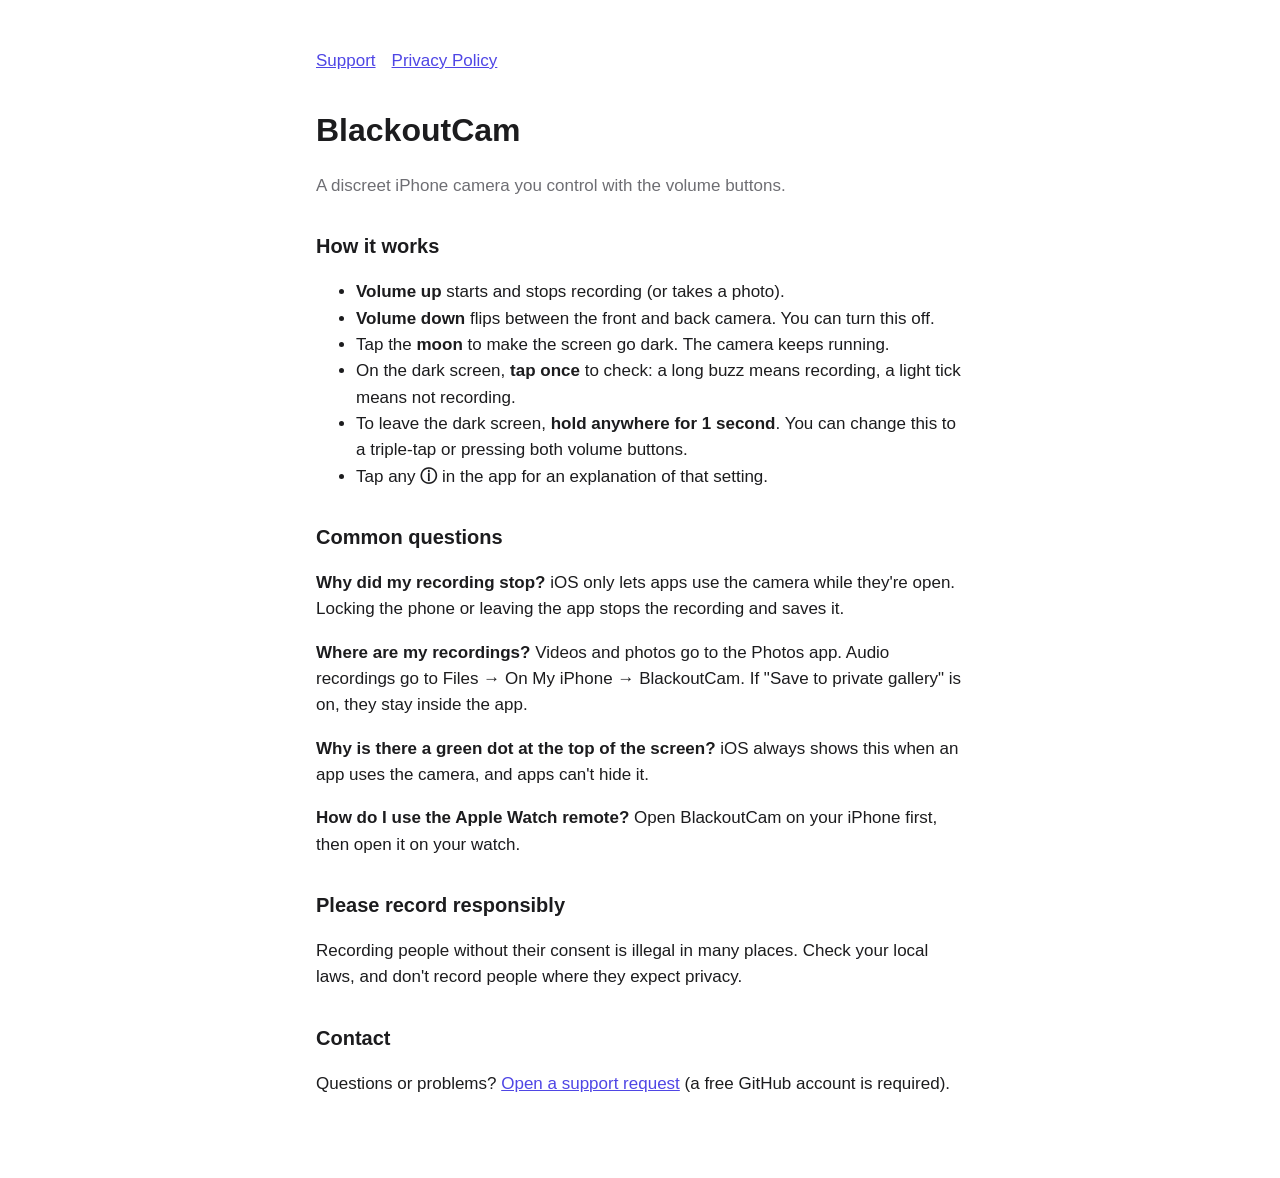
<file: index.html>
<!doctype html>
<html lang="en">
<head>
<meta charset="utf-8">
<meta name="viewport" content="width=device-width, initial-scale=1">
<title>BlackoutCam Support</title>
<link rel="stylesheet" href="style.css">
</head>
<body>
<main>
<nav><a href="./">Support</a><a href="privacy.html">Privacy Policy</a></nav>
<h1>BlackoutCam</h1>
<p class="muted">A discreet iPhone camera you control with the volume buttons.</p>

<h2>How it works</h2>
<ul>
  <li><strong>Volume up</strong> starts and stops recording (or takes a photo).</li>
  <li><strong>Volume down</strong> flips between the front and back camera. You can turn this off.</li>
  <li>Tap the <strong>moon</strong> to make the screen go dark. The camera keeps running.</li>
  <li>On the dark screen, <strong>tap once</strong> to check: a long buzz means recording, a light tick means not recording.</li>
  <li>To leave the dark screen, <strong>hold anywhere for 1 second</strong>. You can change this to a triple-tap or pressing both volume buttons.</li>
  <li>Tap any <strong>ⓘ</strong> in the app for an explanation of that setting.</li>
</ul>

<h2>Common questions</h2>
<p><strong>Why did my recording stop?</strong> iOS only lets apps use the camera while they're open. Locking the phone or leaving the app stops the recording and saves it.</p>
<p><strong>Where are my recordings?</strong> Videos and photos go to the Photos app. Audio recordings go to Files → On My iPhone → BlackoutCam. If "Save to private gallery" is on, they stay inside the app.</p>
<p><strong>Why is there a green dot at the top of the screen?</strong> iOS always shows this when an app uses the camera, and apps can't hide it.</p>
<p><strong>How do I use the Apple Watch remote?</strong> Open BlackoutCam on your iPhone first, then open it on your watch.</p>

<h2>Please record responsibly</h2>
<p>Recording people without their consent is illegal in many places. Check your local laws, and don't record people where they expect privacy.</p>

<h2>Contact</h2>
<p>Questions or problems? <a href="https://github.com/JjDang1/blackoutcam-site/issues/new">Open a support request</a> (a free GitHub account is required).</p>
</main>
</body>
</html>
</file>
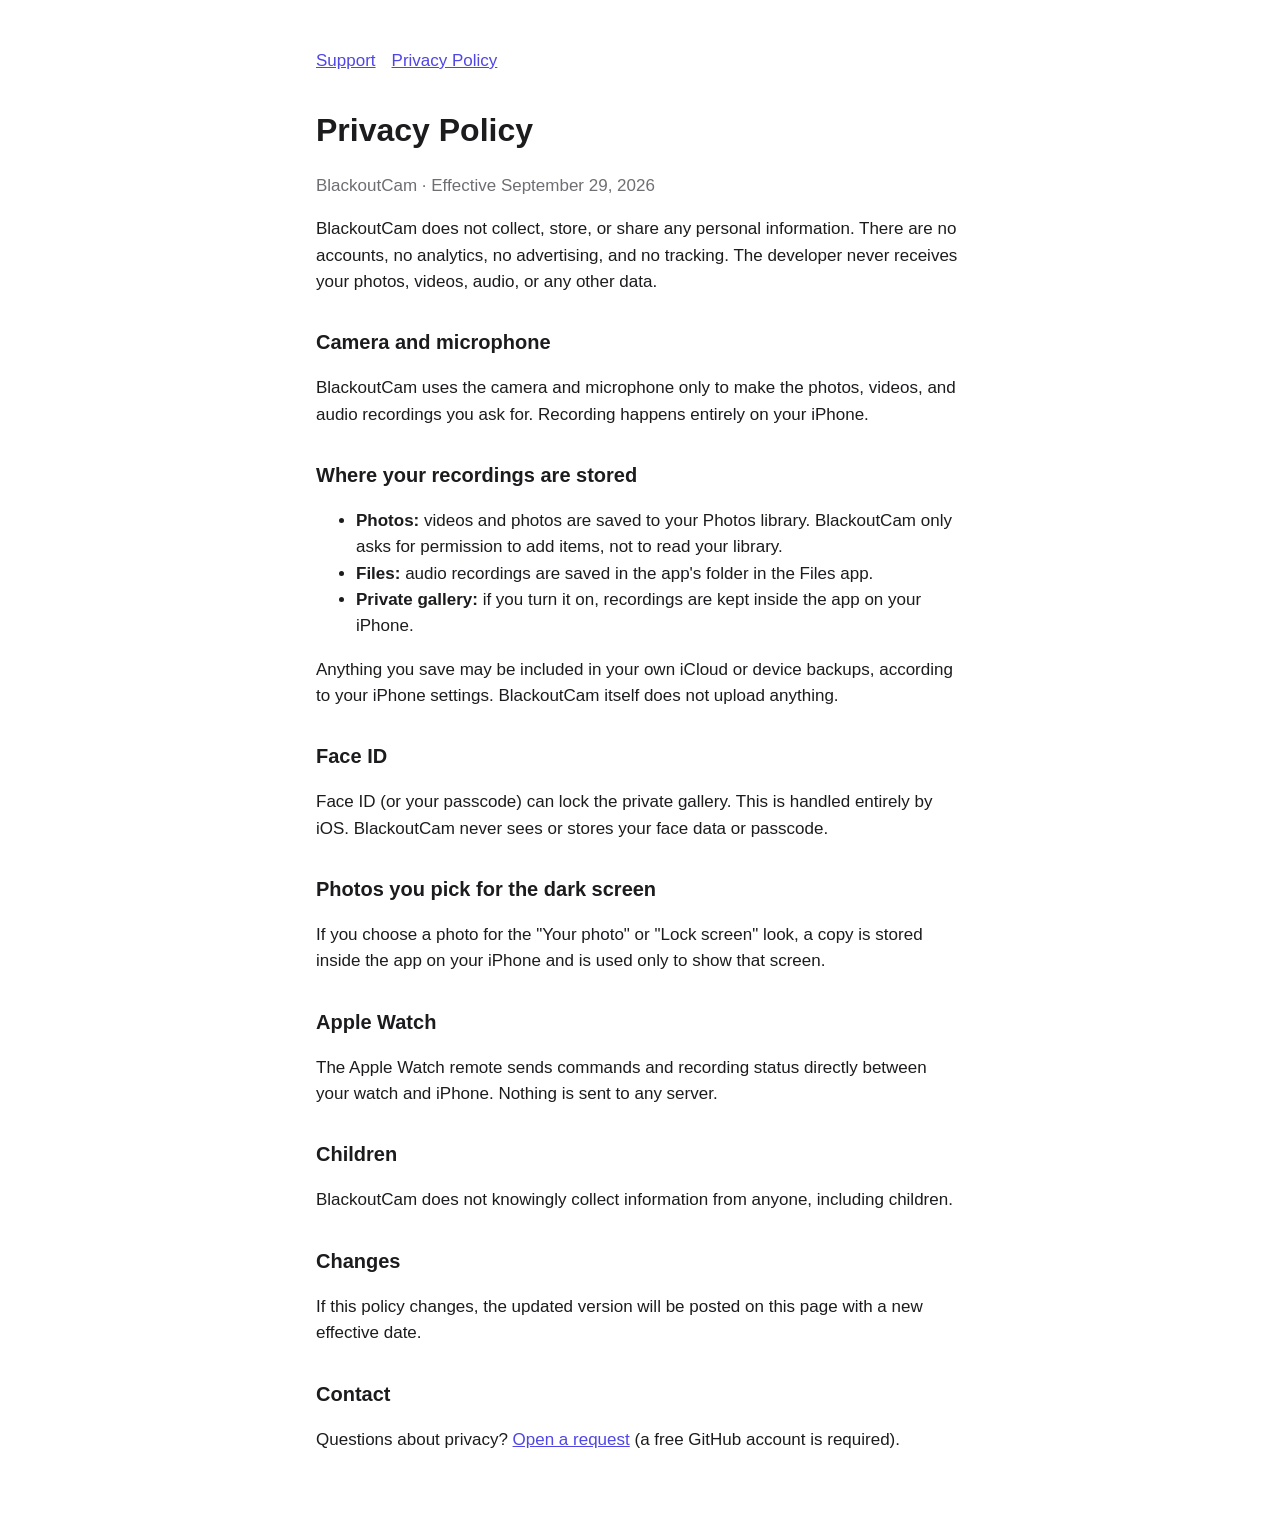
<file: privacy.html>
<!doctype html>
<html lang="en">
<head>
<meta charset="utf-8">
<meta name="viewport" content="width=device-width, initial-scale=1">
<title>BlackoutCam Privacy Policy</title>
<link rel="stylesheet" href="style.css">
</head>
<body>
<main>
<nav><a href="./">Support</a><a href="privacy.html">Privacy Policy</a></nav>
<h1>Privacy Policy</h1>
<p class="muted">BlackoutCam · Effective September 29, 2026</p>

<p>BlackoutCam does not collect, store, or share any personal information. There are no accounts, no analytics, no advertising, and no tracking. The developer never receives your photos, videos, audio, or any other data.</p>

<h2>Camera and microphone</h2>
<p>BlackoutCam uses the camera and microphone only to make the photos, videos, and audio recordings you ask for. Recording happens entirely on your iPhone.</p>

<h2>Where your recordings are stored</h2>
<ul>
  <li><strong>Photos:</strong> videos and photos are saved to your Photos library. BlackoutCam only asks for permission to add items, not to read your library.</li>
  <li><strong>Files:</strong> audio recordings are saved in the app's folder in the Files app.</li>
  <li><strong>Private gallery:</strong> if you turn it on, recordings are kept inside the app on your iPhone.</li>
</ul>
<p>Anything you save may be included in your own iCloud or device backups, according to your iPhone settings. BlackoutCam itself does not upload anything.</p>

<h2>Face ID</h2>
<p>Face ID (or your passcode) can lock the private gallery. This is handled entirely by iOS. BlackoutCam never sees or stores your face data or passcode.</p>

<h2>Photos you pick for the dark screen</h2>
<p>If you choose a photo for the "Your photo" or "Lock screen" look, a copy is stored inside the app on your iPhone and is used only to show that screen.</p>

<h2>Apple Watch</h2>
<p>The Apple Watch remote sends commands and recording status directly between your watch and iPhone. Nothing is sent to any server.</p>

<h2>Children</h2>
<p>BlackoutCam does not knowingly collect information from anyone, including children.</p>

<h2>Changes</h2>
<p>If this policy changes, the updated version will be posted on this page with a new effective date.</p>

<h2>Contact</h2>
<p>Questions about privacy? <a href="https://github.com/JjDang1/blackoutcam-site/issues/new">Open a request</a> (a free GitHub account is required).</p>
</main>
</body>
</html>
</file>
<file: style.css>
:root { --bg: #ffffff; --fg: #1c1c1e; --muted: #6e6e73; --accent: #4f46e5; }
@media (prefers-color-scheme: dark) { :root { --bg: #000000; --fg: #f2f2f7; --muted: #98989d; --accent: #818cf8; } }
* { box-sizing: border-box; }
body { margin: 0; background: var(--bg); color: var(--fg); font: 17px/1.55 -apple-system, BlinkMacSystemFont, "Segoe UI", Helvetica, Arial, sans-serif; }
main { max-width: 680px; margin: 0 auto; padding: 48px 16px 64px; }
h1 { font-size: 32px; margin: 0 0 4px; }
h2 { font-size: 20px; margin: 32px 0 8px; }
p, li { color: var(--fg); }
.muted { color: var(--muted); }
a { color: var(--accent); }
nav { margin-bottom: 32px; }
nav a { margin-right: 16px; }
</file>
